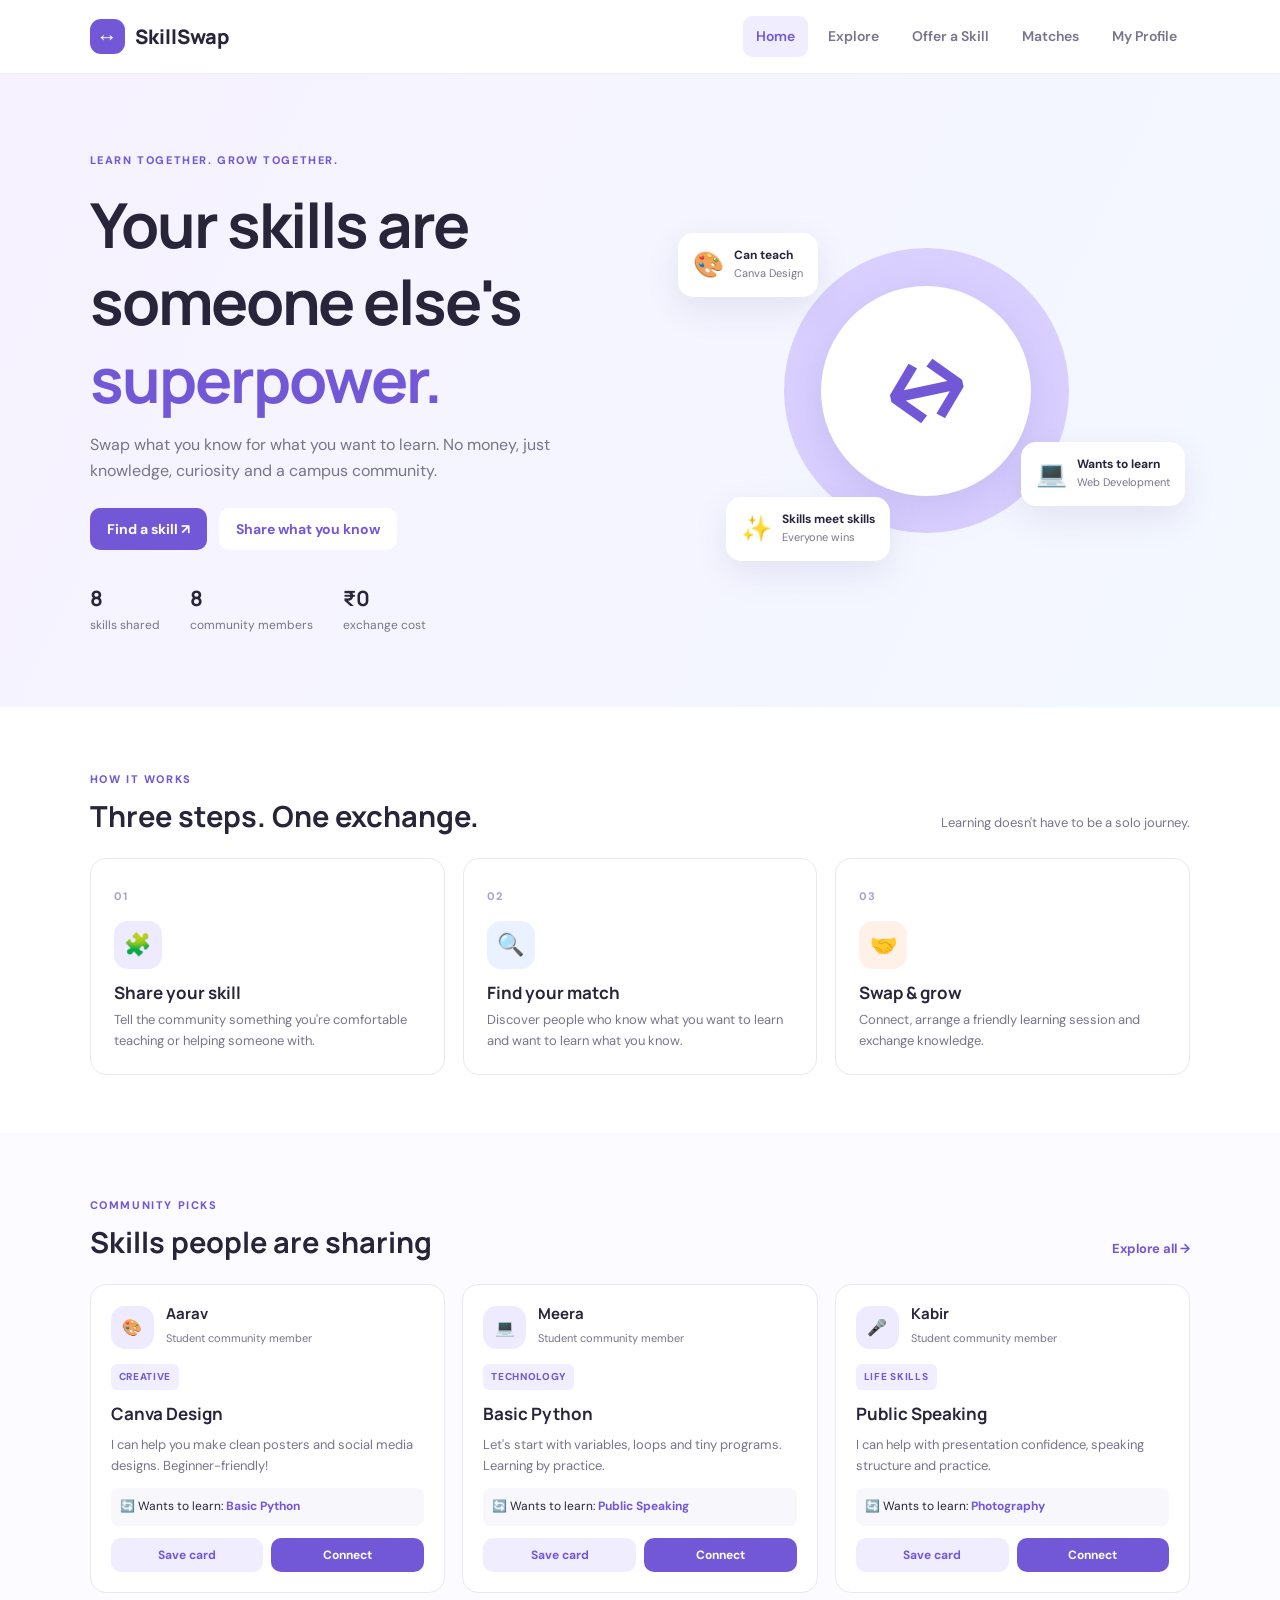
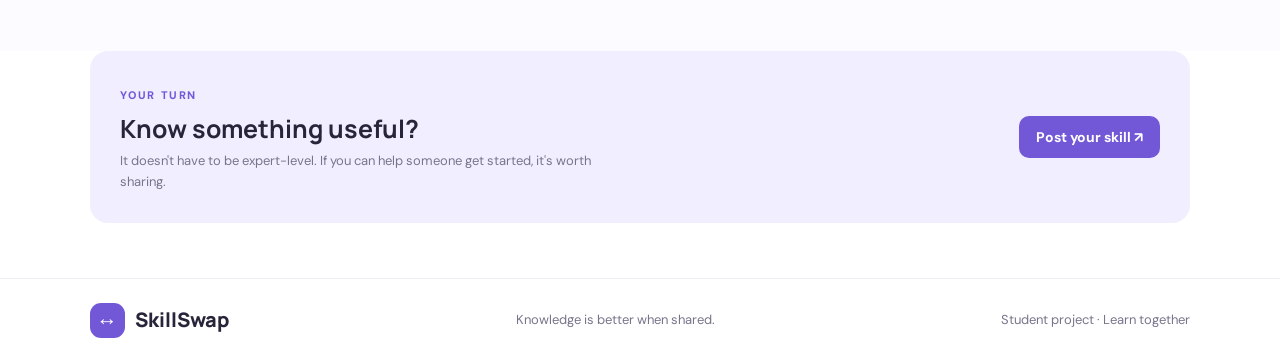
<file: index.html>
<!DOCTYPE html>
<html lang="en">
<head>
    <meta charset="UTF-8">
    <meta name="viewport" content="width=device-width, initial-scale=1.0">
    <title>SkillSwap | Home</title>
    <link rel="stylesheet" href="style.css">
</head>

<body>

<header class="header">
    <a class="logo" href="index.html">
        <span class="logo-mark">↔</span> SkillSwap
    </a>

    <button class="hamburger" onclick="toggleNav()">☰</button>

    <nav id="nav">
        <a class="active" href="index.html">Home</a>
        <a href="explore.html">Explore</a>
        <a href="offer.html">Offer a Skill</a>
        <a href="matches.html">Matches</a>
        <a href="profile.html">My Profile</a>
    </nav>
</header>

<main>

<section class="hero">
    <div class="hero-copy">

        <span class="kicker">LEARN TOGETHER. GROW TOGETHER.</span>

        <h1>Your skills are<br>
        someone else's <span>superpower.</span></h1>

        <p>
            Swap what you know for what you want to learn.
            No money, just knowledge, curiosity and a campus community.
        </p>

        <div class="actions">
            <a class="button main" href="explore.html">Find a skill ↗</a>
            <a class="button light" href="offer.html">Share what you know</a>
        </div>

        <div class="mini-stats">
            <div>
                <b id="totalSkills">0</b>
                <small>skills shared</small>
            </div>

            <div>
                <b id="totalPeople">0</b>
                <small>community members</small>
            </div>

            <div>
                <b>₹0</b>
                <small>exchange cost</small>
            </div>
        </div>

    </div>

    <div class="hero-visual">
        <div class="circle c1"></div>
        <div class="circle c2"></div>

        <div class="swap-symbol">↔</div>

        <div class="bubble b1">
            <span>🎨</span>
            <div>
                <b>Can teach</b>
                <small>Canva Design</small>
            </div>
        </div>

        <div class="bubble b2">
            <span>💻</span>
            <div>
                <b>Wants to learn</b>
                <small>Web Development</small>
            </div>
        </div>

        <div class="bubble b3">
            <span>✨</span>
            <div>
                <b>Skills meet skills</b>
                <small>Everyone wins</small>
            </div>
        </div>
    </div>
</section>

<section class="section">

    <div class="section-head">
        <div>
            <span class="kicker">HOW IT WORKS</span>
            <h2>Three steps. One exchange.</h2>
        </div>

        <p>Learning doesn't have to be a solo journey.</p>
    </div>

    <div class="steps">

        <article>
            <span class="step-num">01</span>
            <div class="step-icon purple">🧩</div>
            <h3>Share your skill</h3>
            <p>
                Tell the community something you're comfortable
                teaching or helping someone with.
            </p>
        </article>

        <article>
            <span class="step-num">02</span>
            <div class="step-icon blue">🔍</div>
            <h3>Find your match</h3>
            <p>
                Discover people who know what you want to learn
                and want to learn what you know.
            </p>
        </article>

        <article>
            <span class="step-num">03</span>
            <div class="step-icon peach">🤝</div>
            <h3>Swap & grow</h3>
            <p>
                Connect, arrange a friendly learning session
                and exchange knowledge.
            </p>
        </article>

    </div>
</section>

<section class="section explore-preview">

    <div class="section-head">
        <div>
            <span class="kicker">COMMUNITY PICKS</span>
            <h2>Skills people are sharing</h2>
        </div>

        <a class="text-link" href="explore.html">Explore all →</a>
    </div>

    <div class="skill-grid" id="homeSkills"></div>

</section>

<section class="cta">

    <div>
        <span class="kicker">YOUR TURN</span>
        <h2>Know something useful?</h2>

        <p>
            It doesn't have to be expert-level.
            If you can help someone get started,
            it's worth sharing.
        </p>
    </div>

    <a class="button main" href="offer.html">Post your skill ↗</a>

</section>

</main>

<footer>
    <a class="logo" href="index.html">
        <span class="logo-mark">↔</span> SkillSwap
    </a>

    <p>Knowledge is better when shared.</p>
    <small>Student project · Learn together</small>
</footer>

<script src="script.js"></script>

</body>
</html>
</file>
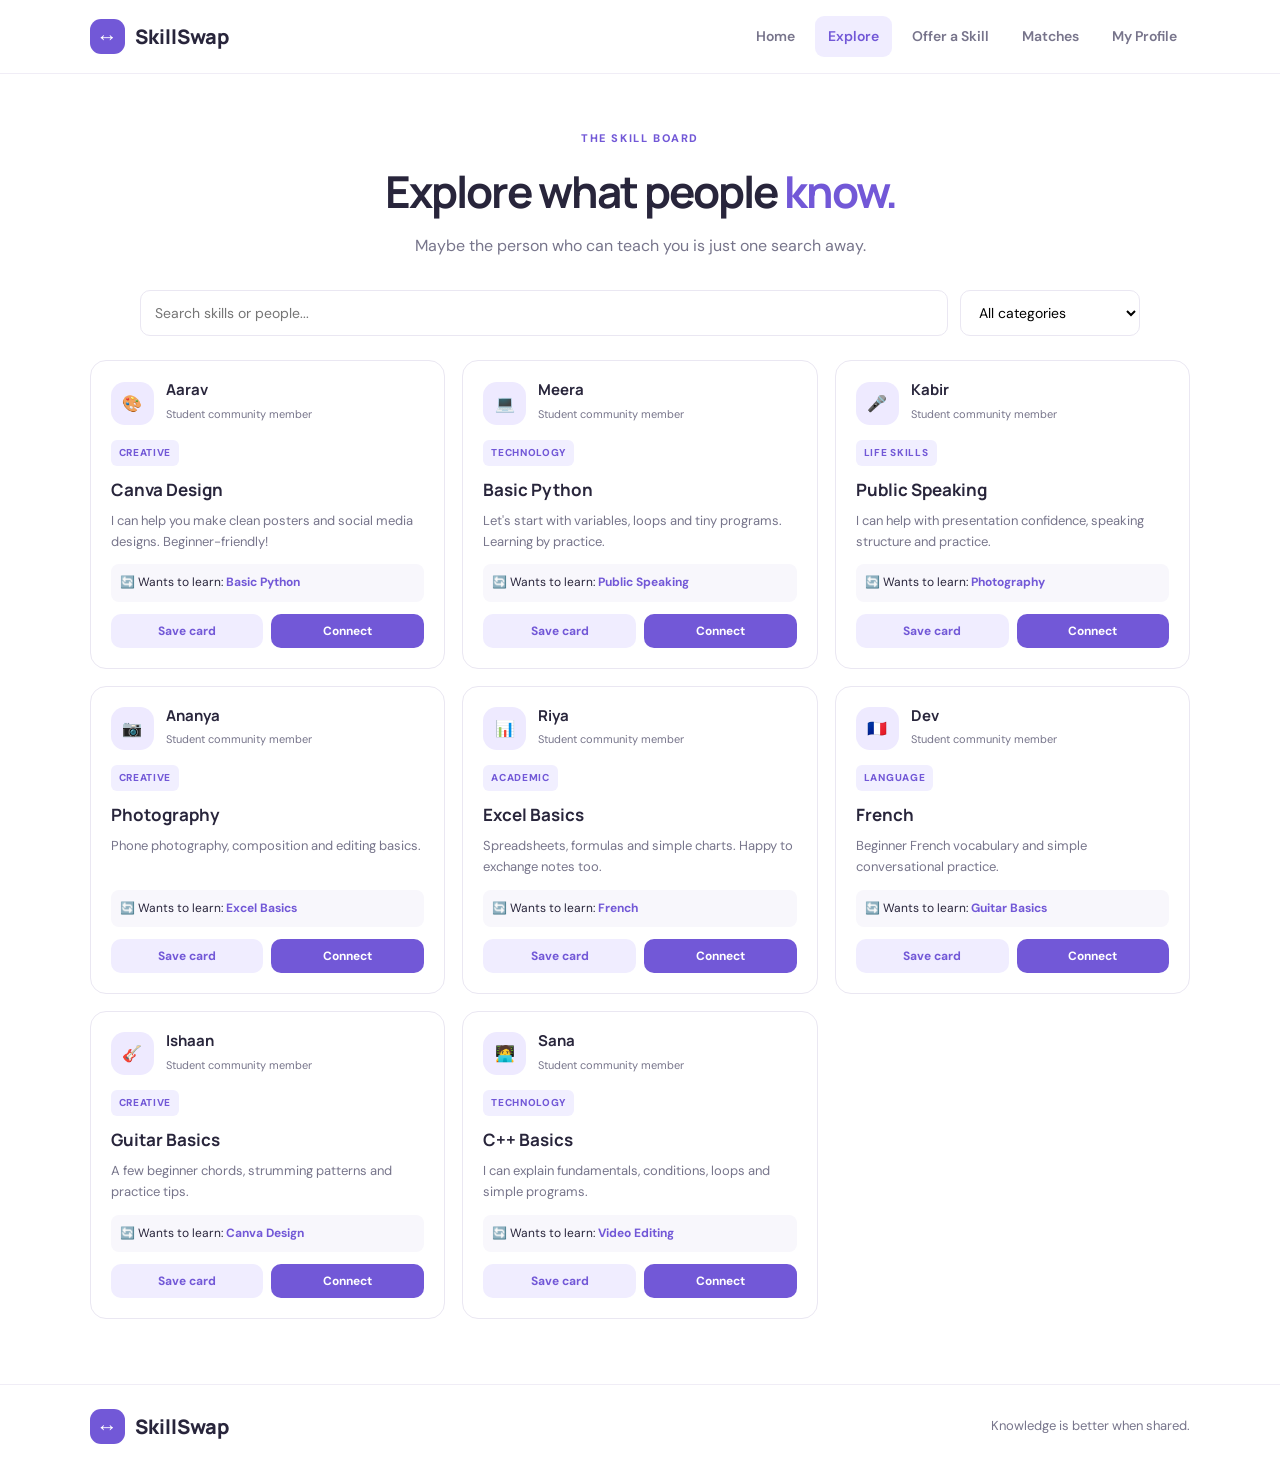
<file: explore.html>
<!DOCTYPE html>
<html lang="en">
<head>
    <meta charset="UTF-8">
    <meta name="viewport" content="width=device-width, initial-scale=1.0">
    <title>SkillSwap | Explore</title>
    <link rel="stylesheet" href="style.css">
</head>

<body>

<header class="header">
    <a class="logo" href="index.html">
        <span class="logo-mark">↔</span> SkillSwap
    </a>

    <button class="hamburger" onclick="toggleNav()">☰</button>

    <nav id="nav">
        <a href="index.html">Home</a>
        <a class="active" href="explore.html">Explore</a>
        <a href="offer.html">Offer a Skill</a>
        <a href="matches.html">Matches</a>
        <a href="profile.html">My Profile</a>
    </nav>
</header>

<main class="page">

    <div class="page-title">
        <span class="kicker">THE SKILL BOARD</span>

        <h1>Explore what people <span>know.</span></h1>

        <p>Maybe the person who can teach you is just one search away.</p>
    </div>

    <div class="filters">

        <input
            id="skillSearch"
            type="search"
            placeholder="Search skills or people..."
            oninput="renderExplore()"
        >

        <select id="skillCategory" onchange="renderExplore()">
            <option value="all">All categories</option>
            <option>Technology</option>
            <option>Creative</option>
            <option>Academic</option>
            <option>Language</option>
            <option>Life Skills</option>
            <option>Other</option>
        </select>

    </div>

    <div class="skill-grid" id="exploreSkills"></div>

    <div id="exploreEmpty" class="empty" hidden>
        No skills found. Try a different search or add a skill!
    </div>

</main>

<footer>
    <a class="logo" href="index.html">
        <span class="logo-mark">↔</span> SkillSwap
    </a>

    <p>Knowledge is better when shared.</p>
</footer>

<script src="script.js"></script>

</body>
</html>
</file>
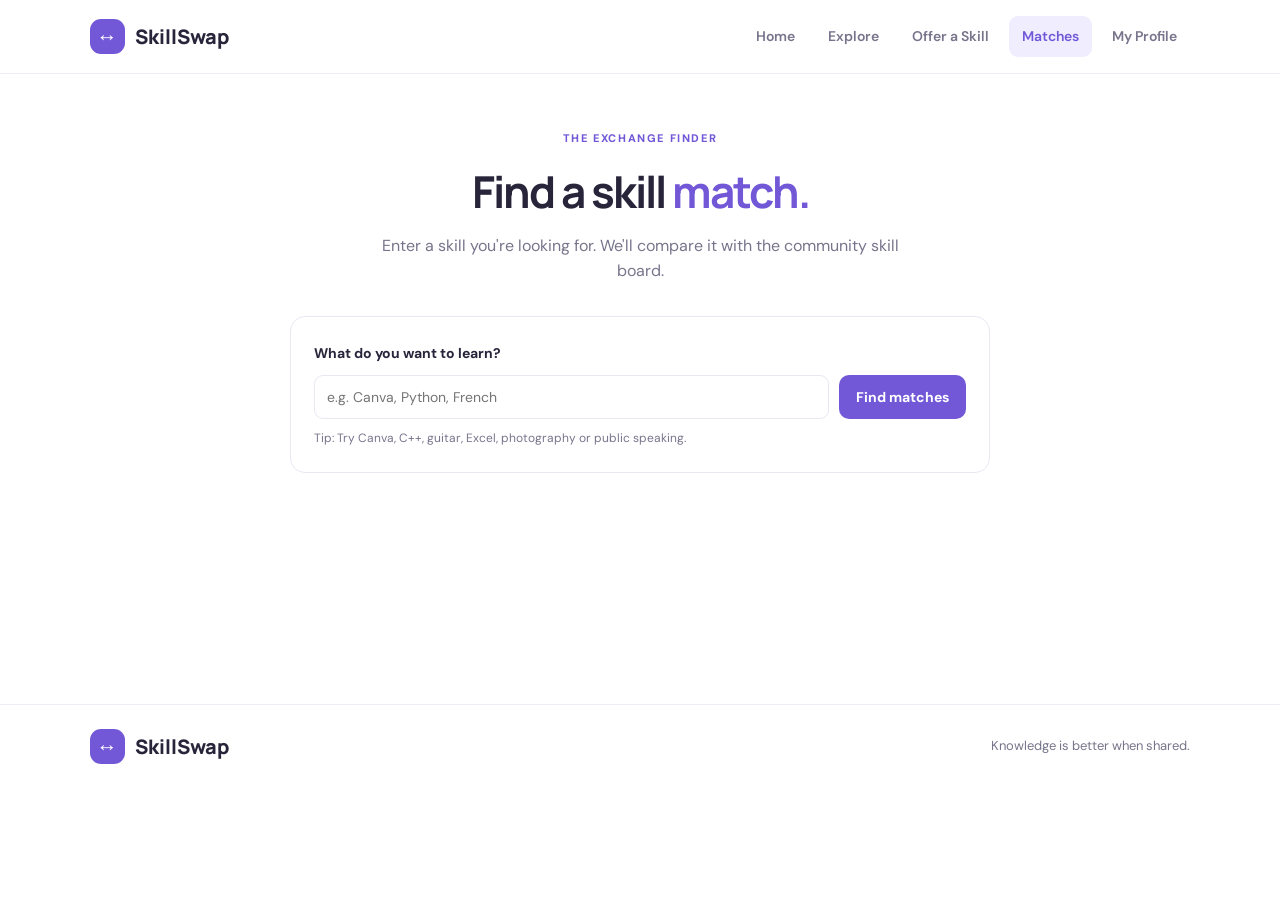
<file: matches.html>
<!DOCTYPE html>
<html lang="en">
<head>
    <meta charset="UTF-8">
    <meta name="viewport" content="width=device-width, initial-scale=1.0">
    <title>SkillSwap | Matches</title>
    <link rel="stylesheet" href="style.css">
</head>

<body>

<header class="header">
    <a class="logo" href="index.html">
        <span class="logo-mark">↔</span> SkillSwap
    </a>

    <button class="hamburger" onclick="toggleNav()">☰</button>

    <nav id="nav">
        <a href="index.html">Home</a>
        <a href="explore.html">Explore</a>
        <a href="offer.html">Offer a Skill</a>
        <a class="active" href="matches.html">Matches</a>
        <a href="profile.html">My Profile</a>
    </nav>
</header>

<main class="page">

    <div class="page-title">
        <span class="kicker">THE EXCHANGE FINDER</span>

        <h1>Find a skill <span>match.</span></h1>

        <p>
            Enter a skill you're looking for.
            We'll compare it with the community skill board.
        </p>
    </div>

    <div class="match-search">

        <label>
            What do you want to learn?

            <div class="input-row">

                <input
                    id="matchSearch"
                    placeholder="e.g. Canva, Python, French"
                >

                <button class="button main" onclick="findMatches()">
                    Find matches
                </button>

            </div>
        </label>

        <div class="match-hint">
            Tip: Try Canva, C++, guitar, Excel, photography or public speaking.
        </div>

    </div>

    <div id="matchResults"></div>

</main>

<footer>
    <a class="logo" href="index.html">
        <span class="logo-mark">↔</span> SkillSwap
    </a>

    <p>Knowledge is better when shared.</p>
</footer>

<script src="script.js"></script>

</body>
</html>
</file>
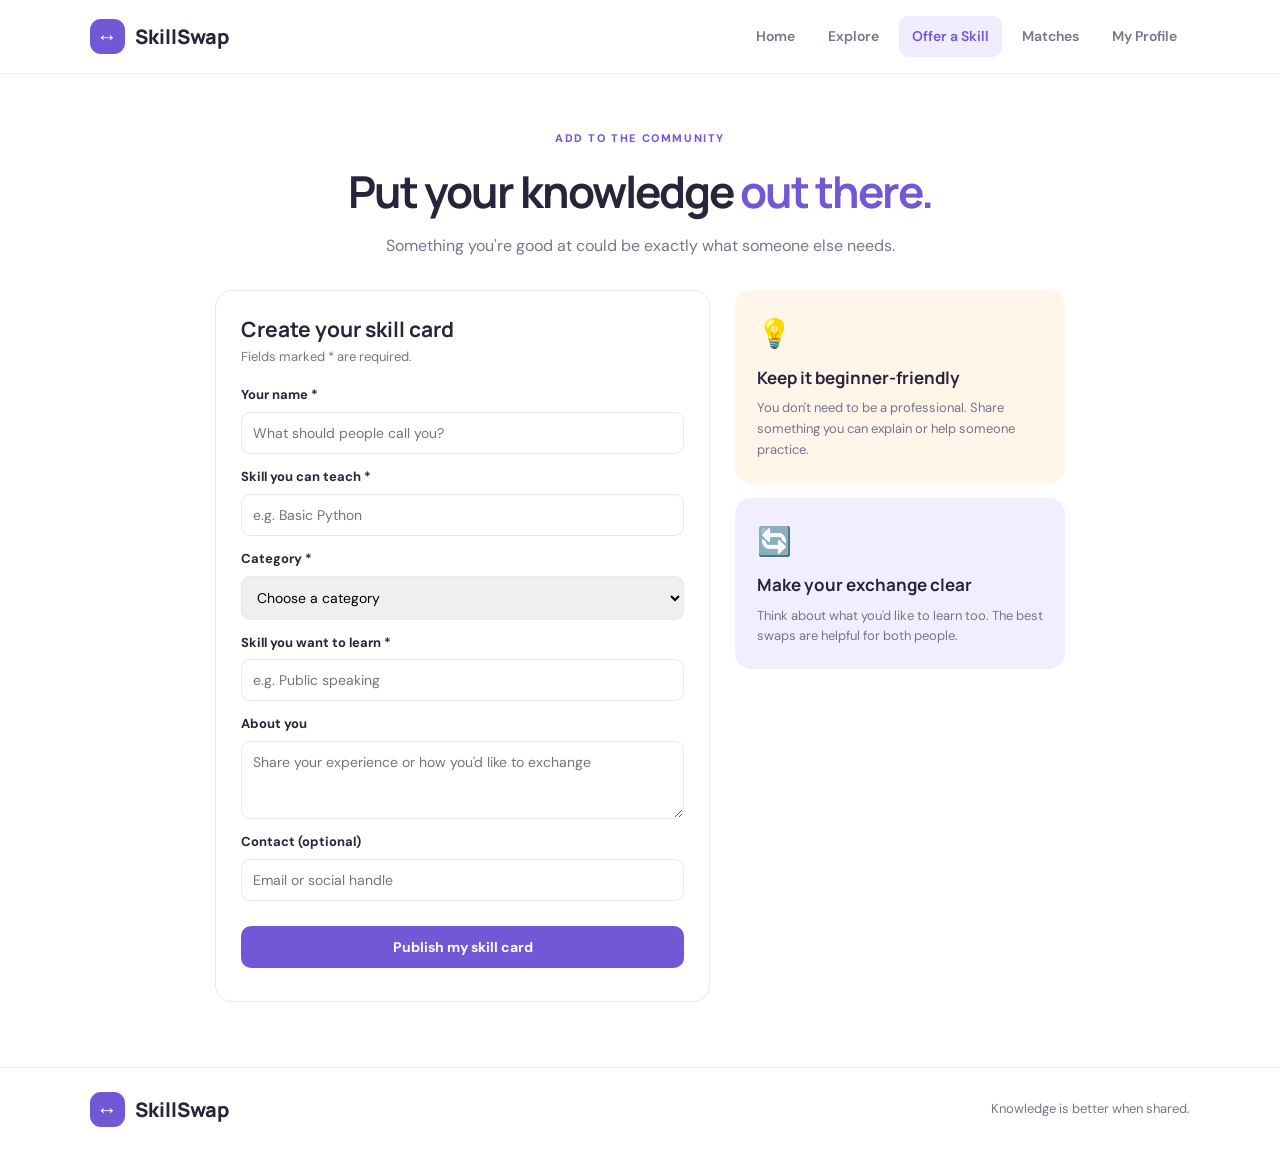
<file: offer.html>
<!DOCTYPE html>
<html lang="en">
<head>
    <meta charset="UTF-8">
    <meta name="viewport" content="width=device-width, initial-scale=1.0">
    <title>SkillSwap | Offer a Skill</title>
    <link rel="stylesheet" href="style.css">
</head>

<body>

<header class="header">
    <a class="logo" href="index.html">
        <span class="logo-mark">↔</span> SkillSwap
    </a>

    <button class="hamburger" onclick="toggleNav()">☰</button>

    <nav id="nav">
        <a href="index.html">Home</a>
        <a href="explore.html">Explore</a>
        <a class="active" href="offer.html">Offer a Skill</a>
        <a href="matches.html">Matches</a>
        <a href="profile.html">My Profile</a>
    </nav>
</header>

<main class="page">

    <div class="page-title">
        <span class="kicker">ADD TO THE COMMUNITY</span>

        <h1>Put your knowledge <span>out there.</span></h1>

        <p>
            Something you're good at could be exactly what
            someone else needs.
        </p>
    </div>

    <div class="offer-wrap">

        <form id="offerForm" class="form-card">

            <h2>Create your skill card</h2>

            <p class="muted">Fields marked * are required.</p>

            <label>
                Your name *
                <input id="personName" required placeholder="What should people call you?">
            </label>

            <label>
                Skill you can teach *
                <input id="teachSkill" required placeholder="e.g. Basic Python">
            </label>

            <label>
                Category *

                <select id="teachCategory" required>
                    <option value="">Choose a category</option>
                    <option>Technology</option>
                    <option>Creative</option>
                    <option>Academic</option>
                    <option>Language</option>
                    <option>Life Skills</option>
                    <option>Other</option>
                </select>
            </label>

            <label>
                Skill you want to learn *
                <input id="wantSkill" required placeholder="e.g. Public speaking">
            </label>

            <label>
                About you

                <textarea
                    id="aboutPerson"
                    rows="3"
                    placeholder="Share your experience or how you'd like to exchange"
                ></textarea>
            </label>

            <label>
                Contact (optional)
                <input id="personContact" placeholder="Email or social handle">
            </label>

            <button class="button main full" type="submit">
                Publish my skill card
            </button>

            <p id="offerMessage" class="message"></p>

        </form>

        <aside class="offer-aside">

            <div class="tip">
                <span class="tip-icon">💡</span>

                <h3>Keep it beginner-friendly</h3>

                <p>
                    You don't need to be a professional.
                    Share something you can explain or help
                    someone practice.
                </p>
            </div>

            <div class="tip lavender">
                <span class="tip-icon">🔄</span>

                <h3>Make your exchange clear</h3>

                <p>
                    Think about what you'd like to learn too.
                    The best swaps are helpful for both people.
                </p>
            </div>

        </aside>

    </div>

</main>

<footer>
    <a class="logo" href="index.html">
        <span class="logo-mark">↔</span> SkillSwap
    </a>

    <p>Knowledge is better when shared.</p>
</footer>

<script src="script.js"></script>

</body>
</html>
</file>
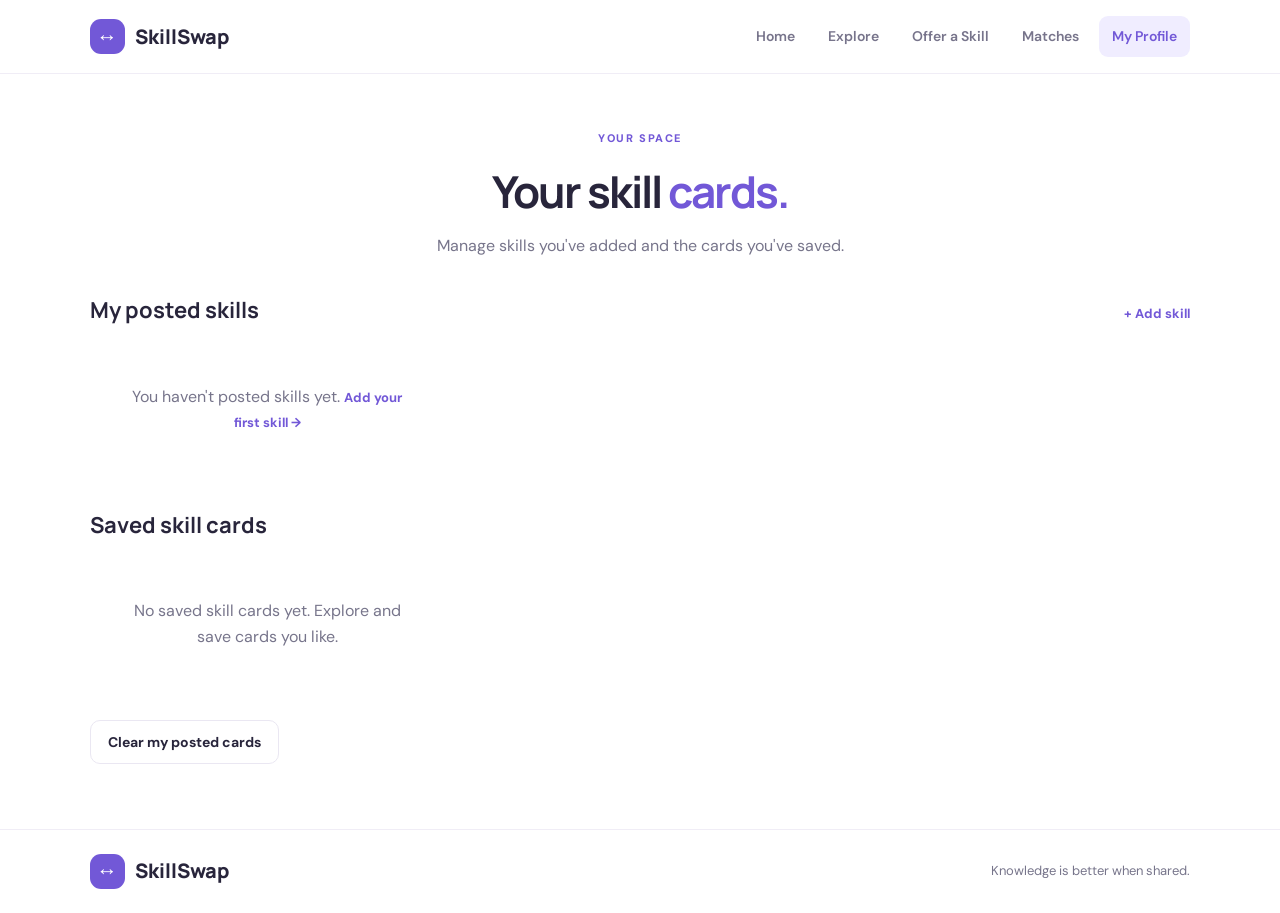
<file: profile.html>
<!DOCTYPE html>
<html lang="en">
<head>
    <meta charset="UTF-8">
    <meta name="viewport" content="width=device-width, initial-scale=1.0">
    <title>SkillSwap | My Profile</title>
    <link rel="stylesheet" href="style.css">
</head>

<body>

<header class="header">
    <a class="logo" href="index.html">
        <span class="logo-mark">↔</span> SkillSwap
    </a>

    <button class="hamburger" onclick="toggleNav()">☰</button>

    <nav id="nav">
        <a href="index.html">Home</a>
        <a href="explore.html">Explore</a>
        <a href="offer.html">Offer a Skill</a>
        <a href="matches.html">Matches</a>
        <a class="active" href="profile.html">My Profile</a>
    </nav>
</header>

<main class="page">

    <div class="page-title">
        <span class="kicker">YOUR SPACE</span>

        <h1>Your skill <span>cards.</span></h1>

        <p>Manage skills you've added and the cards you've saved.</p>
    </div>

    <div class="profile-tabs">

        <section class="profile-section">

            <div class="section-head">
                <h2>My posted skills</h2>

                <a class="text-link" href="offer.html">+ Add skill</a>
            </div>

            <div class="skill-grid" id="mySkills"></div>

        </section>

        <section class="profile-section">

            <div class="section-head">
                <h2>Saved skill cards</h2>
            </div>

            <div class="skill-grid" id="savedSkills"></div>

        </section>

    </div>

    <button class="button outline" onclick="clearMyPosts()">
        Clear my posted cards
    </button>

</main>

<footer>
    <a class="logo" href="index.html">
        <span class="logo-mark">↔</span> SkillSwap
    </a>

    <p>Knowledge is better when shared.</p>
</footer>

<script src="script.js"></script>

</body>
</html>
</file>
<file: style.css>
@import url('https://fonts.googleapis.com/css2?family=DM+Sans:wght@400;500;600;700&family=Manrope:wght@600;700;800&display=swap');

* {
    box-sizing: border-box;
    margin: 0;
    padding: 0;
}

:root {
    --ink: #28253b;
    --muted: #77758b;
    --purple: #7258d7;
    --deep: #5540bd;
    --line: #eae7f2;
    --bg: #faf9fd;
}

body {
    font-family: 'DM Sans', sans-serif;
    color: var(--ink);
    background: #fff;
    line-height: 1.6;
}

a {
    text-decoration: none;
    color: inherit;
}

.header {
    height: 74px;
    padding: 0 7%;
    display: flex;
    justify-content: space-between;
    align-items: center;
    border-bottom: 1px solid #f0edf6;
    position: sticky;
    top: 0;
    background: white;
    z-index: 10;
}

.logo {
    font-family: Manrope, sans-serif;
    font-weight: 800;
    font-size: 20px;
    display: flex;
    align-items: center;
    gap: 10px;
}

.logo-mark {
    width: 35px;
    height: 35px;
    background: var(--purple);
    color: #fff;
    border-radius: 11px;
    display: grid;
    place-items: center;
    font-size: 21px;
}

nav {
    display: flex;
    gap: 7px;
}

nav a {
    padding: 9px 13px;
    color: #77748b;
    font-size: 14px;
    font-weight: 600;
    border-radius: 9px;
}

nav a:hover,
nav a.active {
    background: #f0edff;
    color: var(--purple);
}

.hamburger {
    display: none;
    border: 0;
    border-radius: 9px;
    background: #f0edff;
    padding: 8px 12px;
    font-size: 20px;
}

.hero {
    padding: 72px 7%;
    display: flex;
    align-items: center;
    gap: 45px;
    background: linear-gradient(115deg, #f6f2ff, #f3f8ff);
    min-height: 500px;
    overflow: hidden;
}

.hero-copy {
    flex: 1;
    max-width: 570px;
}

.kicker {
    font-size: 11px;
    letter-spacing: 1.6px;
    font-weight: 800;
    color: var(--purple);
}

h1, h2, h3 {
    font-family: Manrope, sans-serif;
    line-height: 1.25;
}

h1 {
    font-size: clamp(38px, 5vw, 62px);
    letter-spacing: -2px;
    margin: 14px 0;
}

h1 span {
    color: var(--purple);
}

.hero p,
.page-title p {
    color: var(--muted);
    font-size: 16px;
    max-width: 550px;
}

.actions {
    display: flex;
    flex-wrap: wrap;
    gap: 12px;
    margin-top: 25px;
}

.button {
    border: 0;
    display: inline-flex;
    align-items: center;
    justify-content: center;
    padding: 12px 17px;
    border-radius: 10px;
    font: 700 14px 'DM Sans';
    cursor: pointer;
    transition: .2s;
}

.button:hover {
    transform: translateY(-2px);
}

.main {
    background: var(--purple);
    color: #fff;
}

.main:hover {
    background: var(--deep);
}

.light {
    background: #fff;
    color: var(--purple);
}

.secondary {
    background: #f0edff;
    color: var(--purple);
}

.outline {
    border: 1px solid var(--line);
    background: white;
    color: var(--ink);
}

.full {
    width: 100%;
    margin-top: 12px;
}

.mini-stats {
    display: flex;
    gap: 30px;
    margin-top: 32px;
}

.mini-stats div {
    display: flex;
    flex-direction: column;
}

.mini-stats b {
    font-family: Manrope;
    font-size: 21px;
}

.mini-stats small {
    color: var(--muted);
    font-size: 12px;
}

.hero-visual {
    height: 350px;
    flex: 1;
    min-width: 300px;
    position: relative;
    display: grid;
    place-items: center;
}

.circle {
    position: absolute;
    border-radius: 50%;
}

.c1 {
    width: 285px;
    height: 285px;
    background: #d9d0ff;
}

.c2 {
    width: 210px;
    height: 210px;
    background: #fff;
    box-shadow: 0 12px 40px #7d70c733;
}

.swap-symbol {
    position: relative;
    color: var(--purple);
    font-size: 85px;
    font-weight: 800;
    transform: rotate(-12deg);
}

.bubble {
    position: absolute;
    background: white;
    border-radius: 15px;
    box-shadow: 0 12px 35px #463a791a;
    padding: 12px 15px;
    display: flex;
    gap: 10px;
    align-items: center;
}

.bubble > span {
    font-size: 25px;
}

.bubble b,
.bubble small {
    display: block;
}

.bubble b {
    font-size: 12px;
}

.bubble small {
    font-size: 11px;
    color: var(--muted);
}

.b1 {
    top: 17px;
    left: 3%;
}

.b2 {
    right: 1%;
    bottom: 60px;
}

.b3 {
    bottom: 5px;
    left: 12%;
}

.section {
    padding: 58px 7%;
}

.section-head {
    display: flex;
    justify-content: space-between;
    align-items: end;
    gap: 15px;
    margin-bottom: 24px;
}

.section-head h2 {
    font-size: 29px;
    margin-top: 7px;
}

.section-head p {
    font-size: 13px;
    color: var(--muted);
}

.steps {
    display: grid;
    grid-template-columns: repeat(3, 1fr);
    gap: 18px;
}

.steps article {
    border: 1px solid var(--line);
    padding: 23px;
    border-radius: 16px;
    position: relative;
}

.step-num {
    font-size: 11px;
    color: #aaa2ca;
    font-weight: 800;
    letter-spacing: 1px;
}

.step-icon {
    width: 48px;
    height: 48px;
    border-radius: 14px;
    display: grid;
    place-items: center;
    font-size: 22px;
    margin: 13px 0;
}

.steps h3 {
    font-size: 17px;
    margin-bottom: 7px;
}

.steps p {
    font-size: 13px;
    color: var(--muted);
}

.purple {
    background: #eeeaff;
}

.blue {
    background: #eaf2ff;
}

.peach {
    background: #fff0e8;
}

.explore-preview {
    background: #fcfbff;
}

.text-link {
    color: var(--purple);
    font-size: 13px;
    font-weight: 700;
}

.skill-grid {
    display: grid;
    grid-template-columns: repeat(3, 1fr);
    gap: 17px;
}

.skill-card {
    border: 1px solid var(--line);
    border-radius: 16px;
    padding: 20px;
    background: white;
    display: flex;
    flex-direction: column;
    transition: .2s;
}

.skill-card:hover {
    box-shadow: 0 12px 30px #29204b0c;
    transform: translateY(-3px);
}

.skill-top {
    display: flex;
    align-items: center;
    gap: 12px;
}

.avatar {
    width: 43px;
    height: 43px;
    border-radius: 14px;
    background: #eeeaff;
    color: var(--purple);
    display: grid;
    place-items: center;
    font-weight: 800;
}

.skill-top h3 {
    font-size: 15px;
}

.skill-top small {
    color: var(--muted);
    font-size: 11px;
}

.category-pill {
    font-size: 10px;
    letter-spacing: .7px;
    color: var(--purple);
    font-weight: 800;
    background: #f1efff;
    border-radius: 6px;
    padding: 5px 8px;
    display: inline-block;
    margin: 14px 0 8px;
    align-self: flex-start;
}

.skill-card h4 {
    font-size: 17px;
    font-family: Manrope;
    margin: 2px 0;
}

.skill-card p {
    font-size: 13px;
    color: var(--muted);
    margin: 6px 0 12px;
}

.swap-line {
    font-size: 12px;
    background: #f8f7fc;
    border-radius: 8px;
    padding: 9px;
    margin-top: auto;
}

.swap-line b {
    color: var(--purple);
}

.skill-actions {
    display: flex;
    gap: 8px;
    margin-top: 12px;
}

.skill-actions button {
    flex: 1;
    font-size: 12px;
    padding: 9px;
}

.cta {
    margin: 0 7% 55px;
    padding: 30px;
    border-radius: 18px;
    background: #f1efff;
    display: flex;
    align-items: center;
    justify-content: space-between;
    gap: 20px;
}

.cta h2 {
    font-size: 25px;
    margin: 7px 0;
}

.cta p {
    font-size: 13px;
    color: var(--muted);
    max-width: 480px;
}

.page {
    padding: 50px 7% 65px;
    min-height: 70vh;
}

.page-title {
    text-align: center;
    max-width: 700px;
    margin: 0 auto 32px;
}

.page-title h1 {
    font-size: 44px;
}

.page-title p {
    margin: 0 auto;
}

.filters {
    display: flex;
    gap: 12px;
    max-width: 1000px;
    margin: 0 auto 24px;
}

.filters input,
.filters select {
    padding: 12px 14px;
    border: 1px solid var(--line);
    border-radius: 10px;
    font: 14px 'DM Sans';
    background: white;
}

.filters input {
    flex: 1;
}

.filters select {
    min-width: 180px;
}

.empty {
    text-align: center;
    color: var(--muted);
    padding: 35px;
}

.offer-wrap {
    display: grid;
    grid-template-columns: 1.2fr .8fr;
    gap: 25px;
    max-width: 850px;
    margin: 0 auto;
}

.form-card {
    border: 1px solid var(--line);
    padding: 25px;
    border-radius: 17px;
}

.form-card h2 {
    font-size: 21px;
}

.muted {
    font-size: 13px;
    color: var(--muted);
    margin: 5px 0 17px;
}

.form-card label {
    font-size: 13px;
    font-weight: 700;
    display: grid;
    gap: 6px;
    margin-bottom: 13px;
}

.form-card input,
.form-card select,
.form-card textarea {
    width: 100%;
    border: 1px solid var(--line);
    border-radius: 9px;
    padding: 11px;
    font: 14px 'DM Sans';
    resize: vertical;
}

.message {
    color: #318151;
    font-size: 13px;
    font-weight: 700;
    margin-top: 8px;
}

.offer-aside {
    display: flex;
    flex-direction: column;
    gap: 15px;
}

.tip {
    background: #fff5e9;
    padding: 22px;
    border-radius: 16px;
}

.tip-icon {
    font-size: 28px;
}

.tip h3 {
    font-size: 17px;
    margin: 10px 0;
}

.tip p {
    font-size: 13px;
    color: var(--muted);
}

.lavender {
    background: #f1efff;
}

.match-search {
    max-width: 700px;
    margin: 0 auto 25px;
    border: 1px solid var(--line);
    padding: 23px;
    border-radius: 15px;
}

.match-search label {
    font-weight: 700;
    font-size: 14px;
}

.input-row {
    display: flex;
    gap: 10px;
    margin-top: 10px;
}

.input-row input {
    flex: 1;
    border: 1px solid var(--line);
    border-radius: 9px;
    padding: 12px;
    font: 14px 'DM Sans';
}

.match-hint {
    color: var(--muted);
    font-size: 12px;
    margin-top: 10px;
}

.match-results-title {
    font-family: Manrope;
    font-size: 20px;
    margin: 25px 0 15px;
}

.match-note {
    background: #f0edff;
    border-radius: 10px;
    padding: 13px;
    font-size: 13px;
    color: #5846ad;
    margin-bottom: 15px;
}

.profile-section {
    margin-bottom: 35px;
}

.profile-section .section-head h2 {
    font-size: 22px;
}

.saved-badge {
    font-size: 11px;
    color: #777;
    margin-top: 8px;
}

footer {
    border-top: 1px solid #f0edf6;
    padding: 24px 7%;
    display: flex;
    justify-content: space-between;
    align-items: center;
    flex-wrap: wrap;
    gap: 12px;
}

footer p,
footer small {
    color: var(--muted);
    font-size: 13px;
}

/* Responsive design */

@media(max-width:900px) {

    .skill-grid {
        grid-template-columns: repeat(2, 1fr);
    }

    .hero-visual {
        min-width: 270px;
    }

    .offer-wrap {
        grid-template-columns: 1fr;
    }

    .offer-aside {
        flex-direction: row;
    }

    .offer-aside .tip {
        flex: 1;
    }
}

@media(max-width:650px) {

    .header {
        height: 65px;
        padding: 0 5%;
    }

    .hamburger {
        display: block;
    }

    nav {
        display: none;
        position: absolute;
        top: 65px;
        left: 0;
        right: 0;
        background: white;
        box-shadow: 0 12px 20px #0000000a;
        padding: 12px 5%;
        flex-direction: column;
    }

    nav.open {
        display: flex;
    }

    nav a {
        padding: 11px;
    }

    .hero {
        padding: 45px 5%;
        display: block;
    }

    .hero-visual {
        height: 285px;
        margin-top: 22px;
    }

    .c1 {
        width: 230px;
        height: 230px;
    }

    .c2 {
        width: 170px;
        height: 170px;
    }

    .swap-symbol {
        font-size: 65px;
    }

    .b1 {
        left: 0;
    }

    .b2 {
        right: 0;
        bottom: 40px;
    }

    .b3 {
        left: 4%;
        bottom: 0;
    }

    .section,
    .page {
        padding: 40px 5%;
    }

    .section-head {
        display: block;
    }

    .section-head p {
        margin-top: 8px;
    }

    .steps,
    .skill-grid {
        grid-template-columns: 1fr;
    }

    .cta {
        margin: 0 5% 35px;
        display: block;
    }

    .cta .button {
        margin-top: 17px;
    }

    .page-title h1 {
        font-size: 35px;
    }

    .filters {
        flex-direction: column;
    }

    .filters select {
        width: 100%;
    }

    .offer-aside {
        flex-direction: column;
    }

    .input-row {
        flex-direction: column;
    }

    footer {
        padding: 22px 5%;
        flex-direction: column;
        align-items: flex-start;
    }
}
</file>
